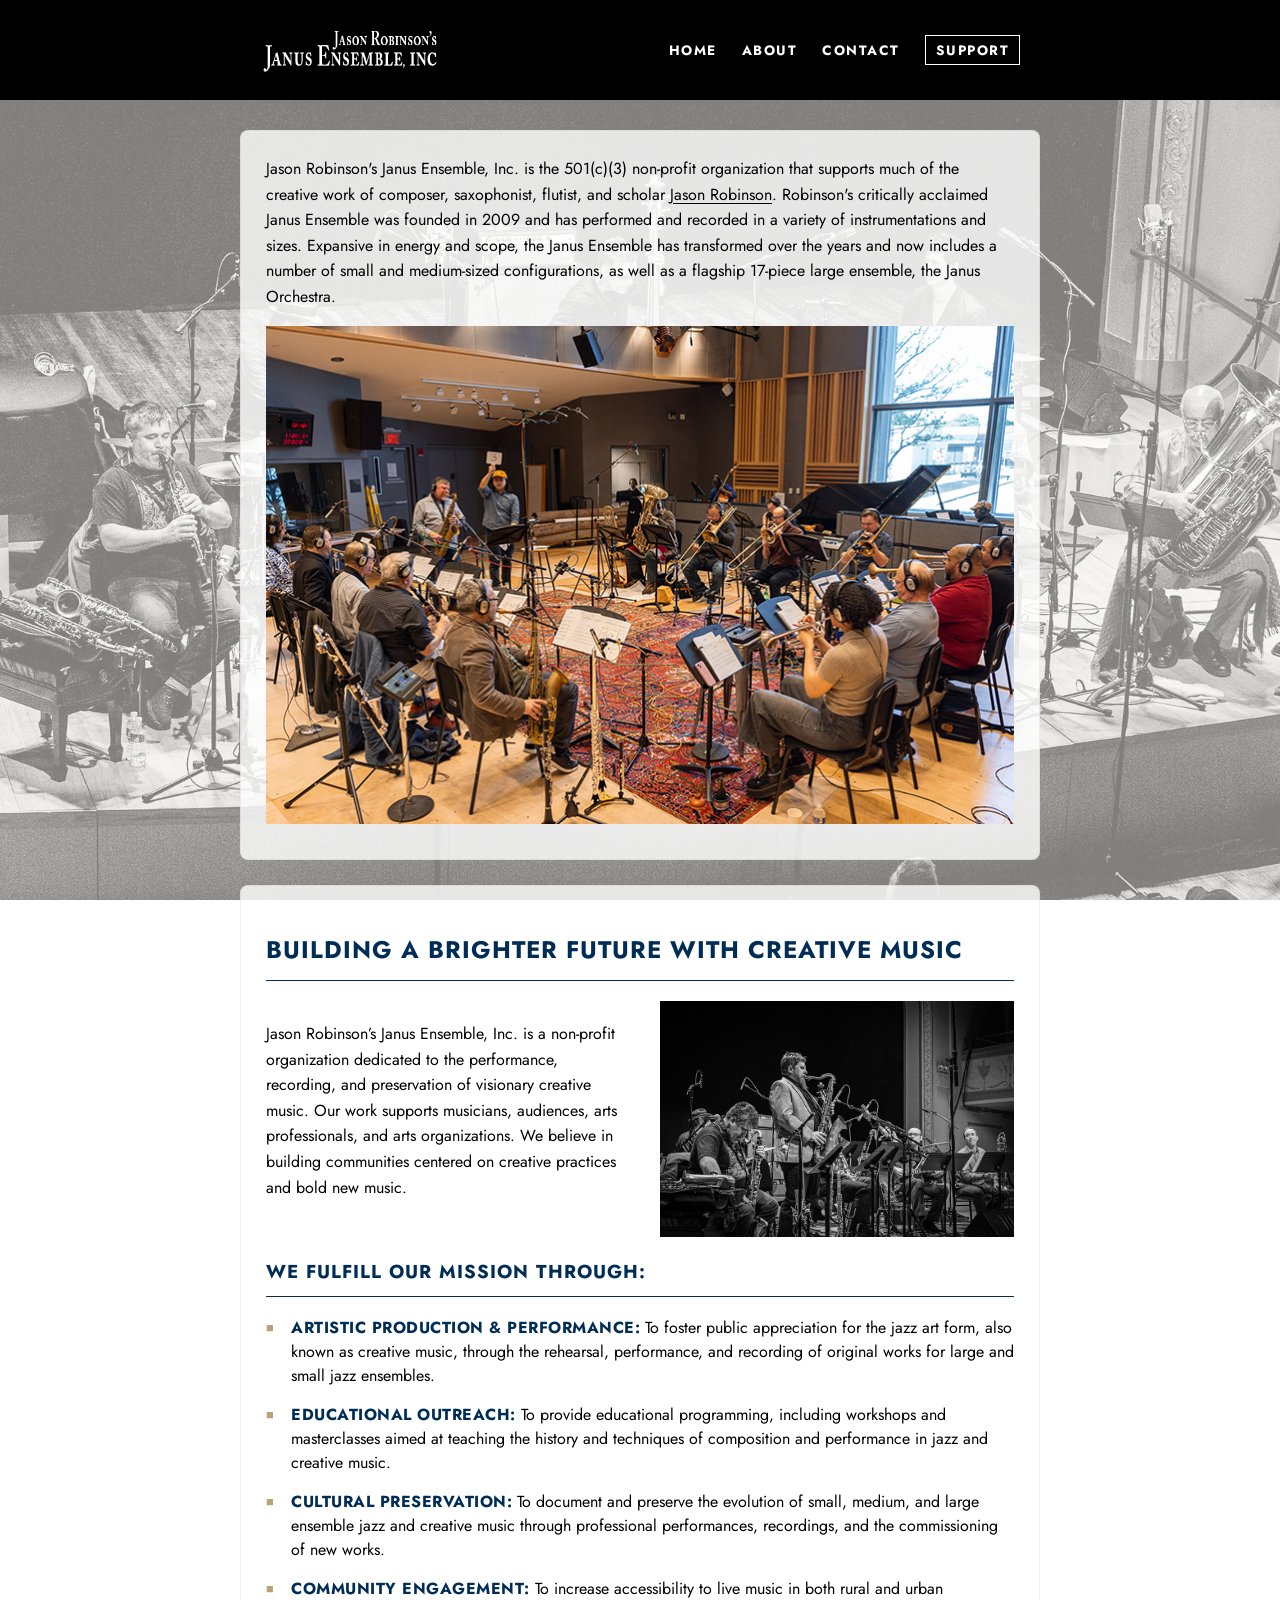
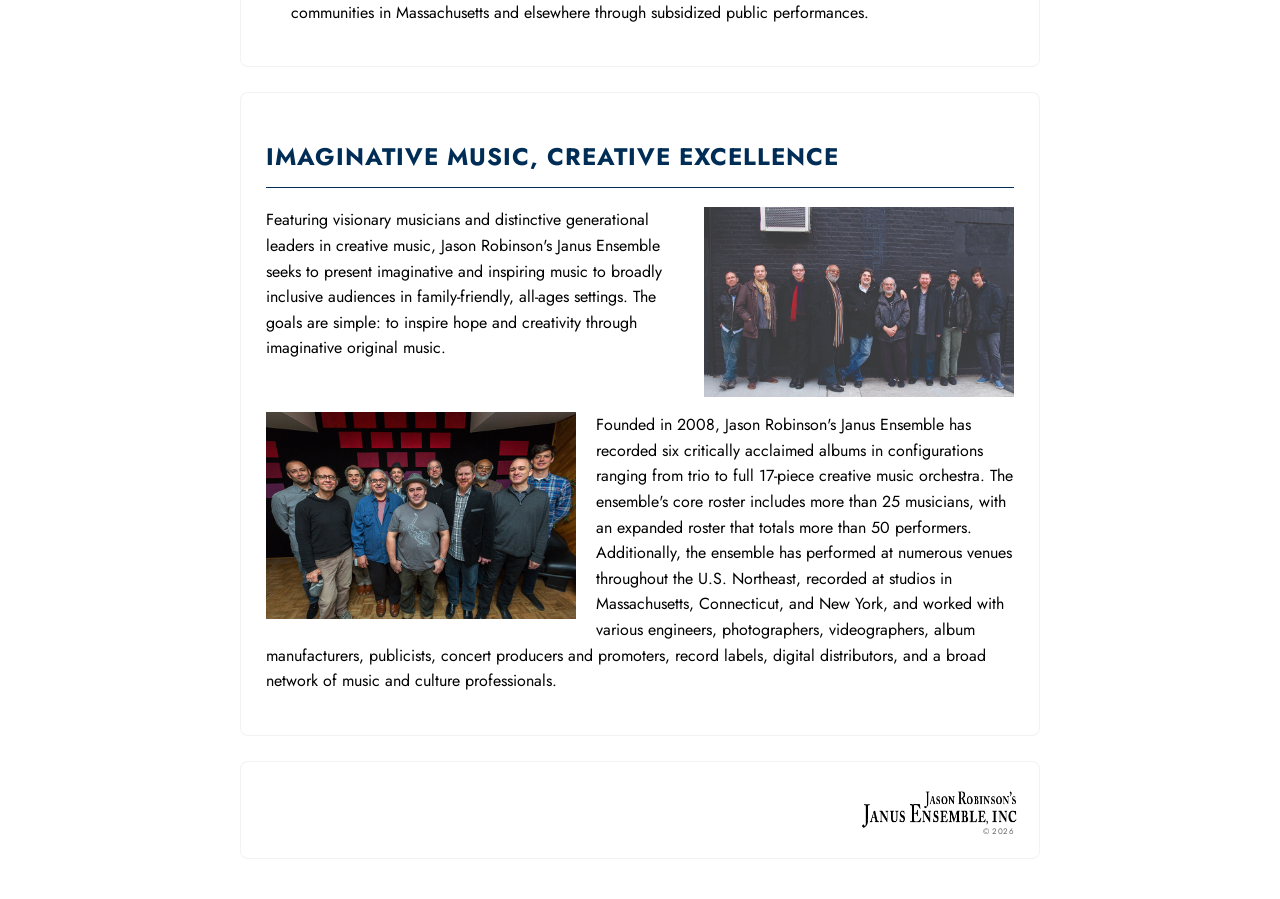
<file: index.html>
<!DOCTYPE html>
<html lang="en">
<head>
    <meta charset="UTF-8">
    <meta name="viewport" content="width=device-width, initial-scale=1.0">
    <title>Jason Robinson's Janus Ensemble, Inc | Official Site</title>
    
    <link rel="preconnect" href="https://fonts.googleapis.com">
    <link rel="preconnect" href="https://fonts.gstatic.com" crossorigin>
    <link href="https://fonts.googleapis.com/css2?family=Jost:wght@400;700;800&display=swap" rel="stylesheet">

    <link rel="icon" type="image/x-icon" href="favicon.ico">
    <link rel="apple-touch-icon" sizes="180x180" href="apple-touch-icon.png">
    <link rel="icon" type="image/png" sizes="32x32" href="favicon-32x32.png">
    <link rel="icon" type="image/png" sizes="16x16" href="favicon-16x16.png">
    
    <link rel="stylesheet" href="style.css">
</head>
<body>

<header class="banner-outer">
    <div class="banner-inner">
        <a href="/">
            <img src="https://jasonrobinson897.github.io/janusensemble/headerlogo_image.png" alt="Janus Ensemble Logo" class="header-logo">
        </a>

        <nav class="nav-container">
            <button class="menu-toggle" id="mobile-menu-button" aria-label="Toggle Menu">
                <span></span><span></span><span></span>
            </button>
            <ul class="nav-menu" id="nav-list">
                <li><a href="/">Home</a></li>
                <li><a href="about.html">About</a></li>
                <li><a href="contact.html">Contact</a></li>
                <li><a href="support.html" class="btn-support">Support</a></li>
            </ul>
        </nav>
    </div>
</header>

<main>
    
    <section class="content-card clearfix">
        <p>Jason Robinson's Janus Ensemble, Inc. is the 501(c)(3) non-profit organization that supports much of the creative work of composer, saxophonist, flutist, and scholar <a href="https://jasonrobinson.com">Jason Robinson</a>. Robinson's critically acclaimed Janus Ensemble was founded in 2009 and has performed and recorded in a variety of instrumentations and sizes. Expansive in energy and scope, the Janus Ensemble has transformed over the years and now includes a number of small and medium-sized configurations, as well as a flagship 17-piece large ensemble, the Janus Orchestra.</p>
        <img src="janus_ensemble_3.png" alt="Musicians in session" class="img-center-full">
    </section>

    <section class="content-card clearfix">
        <h2>Building a Brighter Future With Creative Music</h2>

    <div class="two-column-row">
        <div class="column">
            <p>Jason Robinson’s Janus Ensemble, Inc. is a non-profit organization dedicated to the performance, recording, and preservation of visionary creative music. Our work supports musicians, audiences, arts professionals, and arts organizations. We believe in building communities centered on creative practices and bold new music.</p>
        </div>
        
        <div class="column">
            <img src="janus_ensemble_4.png" alt="Janus Orchestra Performance">
        </div>
    </div>

        
    <h3>We fulfill our mission through:</h3>
    <ul>
        <li><strong>Artistic Production & Performance:</strong> To foster public appreciation for the jazz art form, also known as creative music, through the rehearsal, performance, and recording of original works for large and small jazz ensembles.</li>
        <li><strong>Educational Outreach:</strong> To provide educational programming, including workshops and masterclasses aimed at teaching the history and techniques of composition and performance in jazz and creative music.</li>
        <li><strong>Cultural Preservation:</strong> To document and preserve the evolution of small, medium, and large ensemble jazz and creative music through professional performances, recordings, and the commissioning of new works.</li>
        <li><strong>Community Engagement:</strong> To increase accessibility to live music in both rural and urban communities in Massachusetts and elsewhere through subsidized public performances.</li>
    </ul>
     
    </section>

    <section class="content-card clearfix">
        <h2>Imaginative Music, Creative Excellence</h2>
        <div style="clear: both; overflow: auto;">
        <img src="janus_ensemble_1.jpg" alt="Ensemble performance" class="img-right">
        <p>Featuring visionary musicians and distinctive generational leaders in creative music, Jason Robinson's Janus Ensemble seeks to present imaginative and inspiring music to broadly inclusive audiences in family-friendly, all-ages settings. The goals are simple: to inspire hope and creativity through imaginative original music.</p>
        </div>
        <div style="clear: both; overflow: auto;">
        <img src="janus_ensemble_2.jpg" alt="Musicians in session" class="img-left">
        <p>Founded in 2008, Jason Robinson's Janus Ensemble has recorded six critically acclaimed albums in configurations ranging from trio to full 17-piece creative music orchestra. The ensemble's core roster includes more than 25 musicians, with an expanded roster that totals more than 50 performers. Additionally, the ensemble has performed at numerous venues throughout the U.S. Northeast, recorded at studios in Massachusetts, Connecticut, and New York, and worked with various engineers, photographers, videographers, album manufacturers, publicists, concert producers and promoters, record labels, digital distributors, and a broad network of music and culture professionals.</p>
    </section>
</div>
</main>

<footer>
    <div class="footer-content">
        <img src="https://jasonrobinson897.github.io/janusensemble/footer_image.png" alt="Janus Ensemble Inc" class="footer-logo">
        <p>&copy; <script>document.write(new Date().getFullYear());</script></p>
    </div>
</footer>

<script>
    // Script to make the mobile menu toggle open and shut
    const toggle = document.getElementById('mobile-menu-button');
    const menu = document.getElementById('nav-list');
    
    if(toggle && menu) {
        toggle.addEventListener('click', () => {
            menu.classList.toggle('active');
        });
    }
</script>

</body>
</html>
</file>
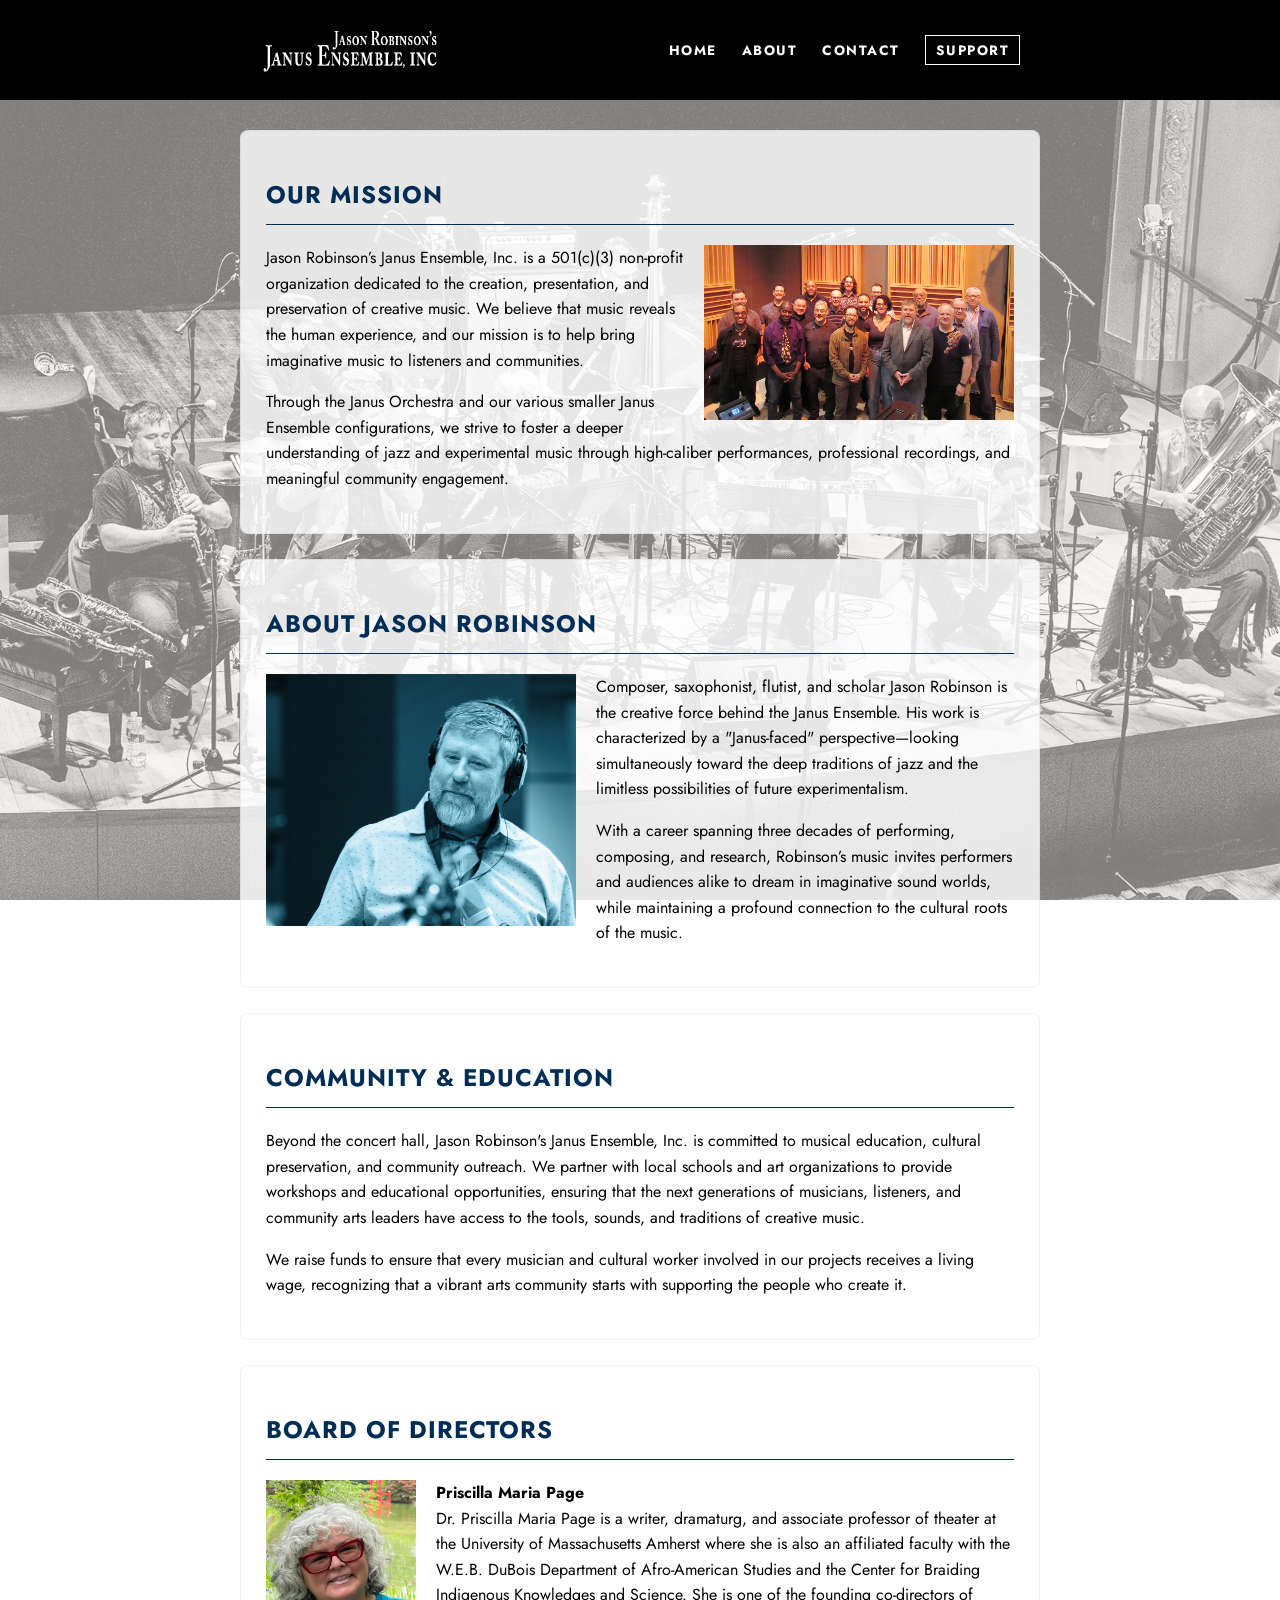
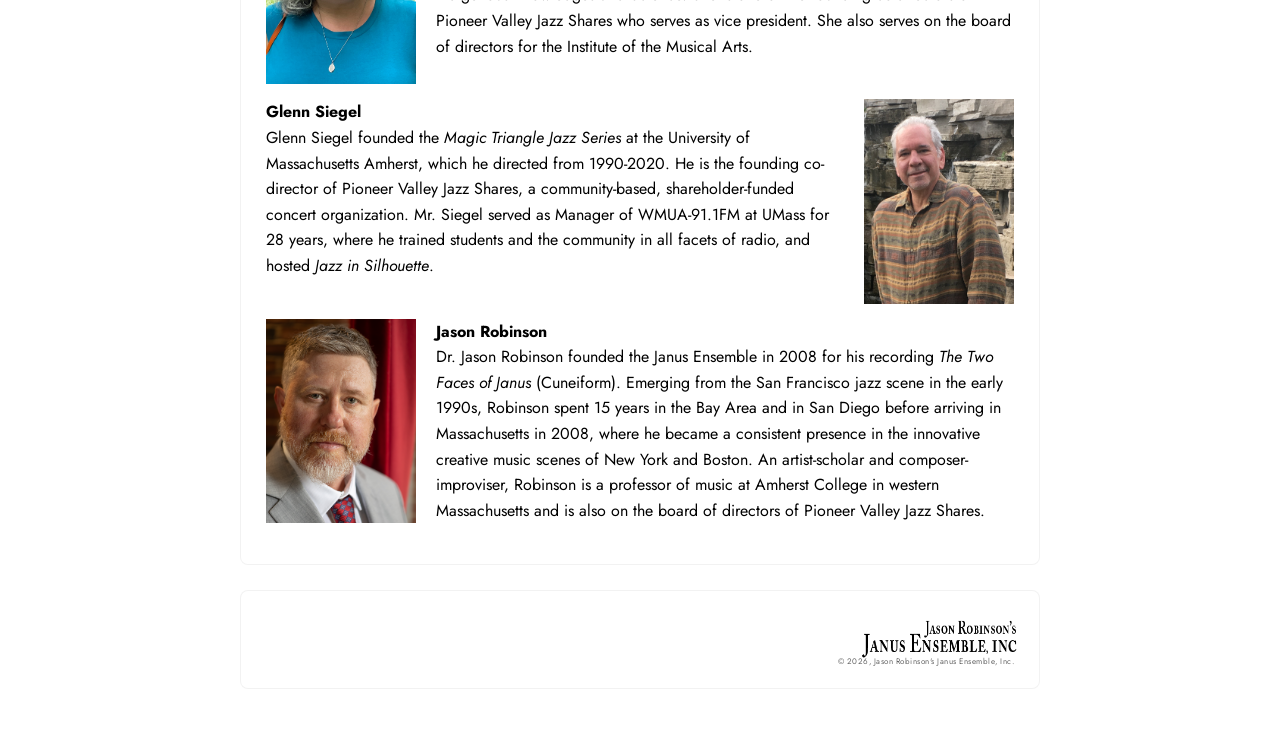
<file: about.html>
<!DOCTYPE html>
<html lang="en">
<head>
    <meta charset="UTF-8">
    <meta name="viewport" content="width=device-width, initial-scale=1.0">
    <title>About | Jason Robinson's Janus Ensemble, Inc</title>
    
    <link rel="preconnect" href="https://fonts.googleapis.com">
    <link rel="preconnect" href="https://fonts.gstatic.com" crossorigin>
    <link href="https://fonts.googleapis.com/css2?family=Jost:wght@400;700;800&display=swap" rel="stylesheet">

    <link rel="icon" type="image/x-icon" href="favicon.ico">
    <link rel="apple-touch-icon" sizes="180x180" href="apple-touch-icon.png">
    <link rel="icon" type="image/png" sizes="32x32" href="favicon-32x32.png">
    <link rel="icon" type="image/png" sizes="16x16" href="favicon-16x16.png">
    
    <link rel="stylesheet" href="style.css">
</head>
<body>

<header class="banner-outer">
    <div class="banner-inner">
        <a href="/">
            <img src="https://jasonrobinson897.github.io/janusensemble/headerlogo_image.png" alt="Janus Ensemble Logo" class="header-logo">
        </a>

        <nav class="nav-container">
            <button class="menu-toggle" id="mobile-menu-button" aria-label="Toggle Menu">
                <span></span><span></span><span></span>
            </button>
            <ul class="nav-menu" id="nav-list">
                <li><a href="/">Home</a></li>
                <li><a href="about.html">About</a></li>
                <li><a href="contact.html">Contact</a></li>
                <li><a href="support.html" class="btn-support">Support</a></li>
            </ul>
        </nav>
    </div>
</header>

<main>
    <section class="content-card clearfix">
        <h2>Our Mission</h2>
        <img src="JRJO_fullband1200.png" alt="Jason Robinson's Janus Ensemble" class="img-right" style="width: 600px;">
        <p>Jason Robinson’s Janus Ensemble, Inc. is a 501(c)(3) non-profit organization dedicated to the creation, presentation, and preservation of creative music. We believe that music reveals the human experience, and our mission is to help bring imaginative music to listeners and communities.</p>
        <p>Through the Janus Orchestra and our various smaller Janus Ensemble configurations, we strive to foster a deeper understanding of jazz and experimental music through high-caliber performances, professional recordings, and meaningful community engagement.</p>
    </section>

    <section class="content-card clearfix">
        <h2>About Jason Robinson</h2>
        <img src="JasonRobinson1.png" alt="Jason Robinson" class="img-left" style="width: 600px;">
       <p>Composer, saxophonist, flutist, and scholar Jason Robinson is the creative force behind the Janus Ensemble. His work is characterized by a "Janus-faced" perspective—looking simultaneously toward the deep traditions of jazz and the limitless possibilities of future experimentalism.</p>
        <p>With a career spanning three decades of performing, composing, and research, Robinson’s music invites performers and audiences alike to dream in imaginative sound worlds, while maintaining a profound connection to the cultural roots of the music.</p>
    </section>

    <section class="content-card">
        <h2>Community & Education</h2>
        <p>Beyond the concert hall, Jason Robinson's Janus Ensemble, Inc. is committed to musical education, cultural preservation, and community outreach. We partner with local schools and art organizations to provide workshops and educational opportunities, ensuring that the next generations of musicians, listeners, and community arts leaders have access to the tools, sounds, and traditions of creative music.</p>
        <p>We raise funds to ensure that every musician and cultural worker involved in our projects receives a living wage, recognizing that a vibrant arts community starts with supporting the people who create it.</p>
    </section>

    <section class="content-card clearfix">
        <h2>Board of Directors</h2>

        <div style="clear: both; overflow: auto;">
            <img src="priscilla_page.png" alt="Priscilla Page" class="img-left" style="width: 150px;">
       <p><b>Priscilla Maria Page</b><br>
           Dr. Priscilla Maria Page is a writer, dramaturg, and associate professor of theater at the University of Massachusetts Amherst where she is also an affiliated faculty with the W.E.B. DuBois Department of Afro-American Studies and the Center for Braiding Indigenous Knowledges and Science.  She is one of the founding co-directors of Pioneer Valley Jazz Shares who serves as vice president. She also serves on the board of directors for the Institute of the Musical Arts.</p>
</div>
<div style="clear: both; overflow: auto;">
    <img src="glenn_siegel.png" alt="Glenn Siegel" class="img-right" style="width: 150px;">
       <p><b>Glenn Siegel</b><br>
           Glenn Siegel founded the <i>Magic Triangle Jazz Series</i> at the University of Massachusetts Amherst, which he directed from 1990-2020. He is the founding co-director of Pioneer Valley Jazz Shares, a community-based, shareholder-funded concert organization. Mr. Siegel served as Manager of WMUA-91.1FM at UMass for 28 years, where he trained students and the community in all facets of radio, and hosted <i>Jazz in Silhouette</i>.</p>
        </div>

         <div style="clear: both; overflow: auto;">
    <img src="jason_robinson.png" alt="Jason Robinson" class="img-left" style="width: 150px;">
       <p><b>Jason Robinson</b><br>
Dr. Jason Robinson founded the Janus Ensemble in 2008 for his recording <i>The Two Faces of Janus</i> (Cuneiform). Emerging from the San Francisco jazz scene in the early 1990s, Robinson spent 15 years in the Bay Area and in San Diego before arriving in Massachusetts in 2008, where he became a consistent presence in the innovative creative music scenes of New York and Boston. An artist-scholar and composer-improviser, Robinson is a professor of music at Amherst College in western Massachusetts and is also on the board of directors of Pioneer Valley Jazz Shares.</p>

    </section> 
</main>

<footer>
    <div class="footer-content">
        <img src="https://jasonrobinson897.github.io/janusensemble/footer_image.png" alt="Janus Ensemble Inc" class="footer-logo">
        <p>&copy; <script>document.write(new Date().getFullYear());</script>, Jason Robinson's Janus Ensemble, Inc.</p>
    </div>
</footer>

<script>
    const toggle = document.getElementById('mobile-menu-button');
    const menu = document.getElementById('nav-list');
    
    if(toggle && menu) {
        toggle.addEventListener('click', () => {
            menu.classList.toggle('active');
        });
    }
</script>

</body>
</html>
</file>
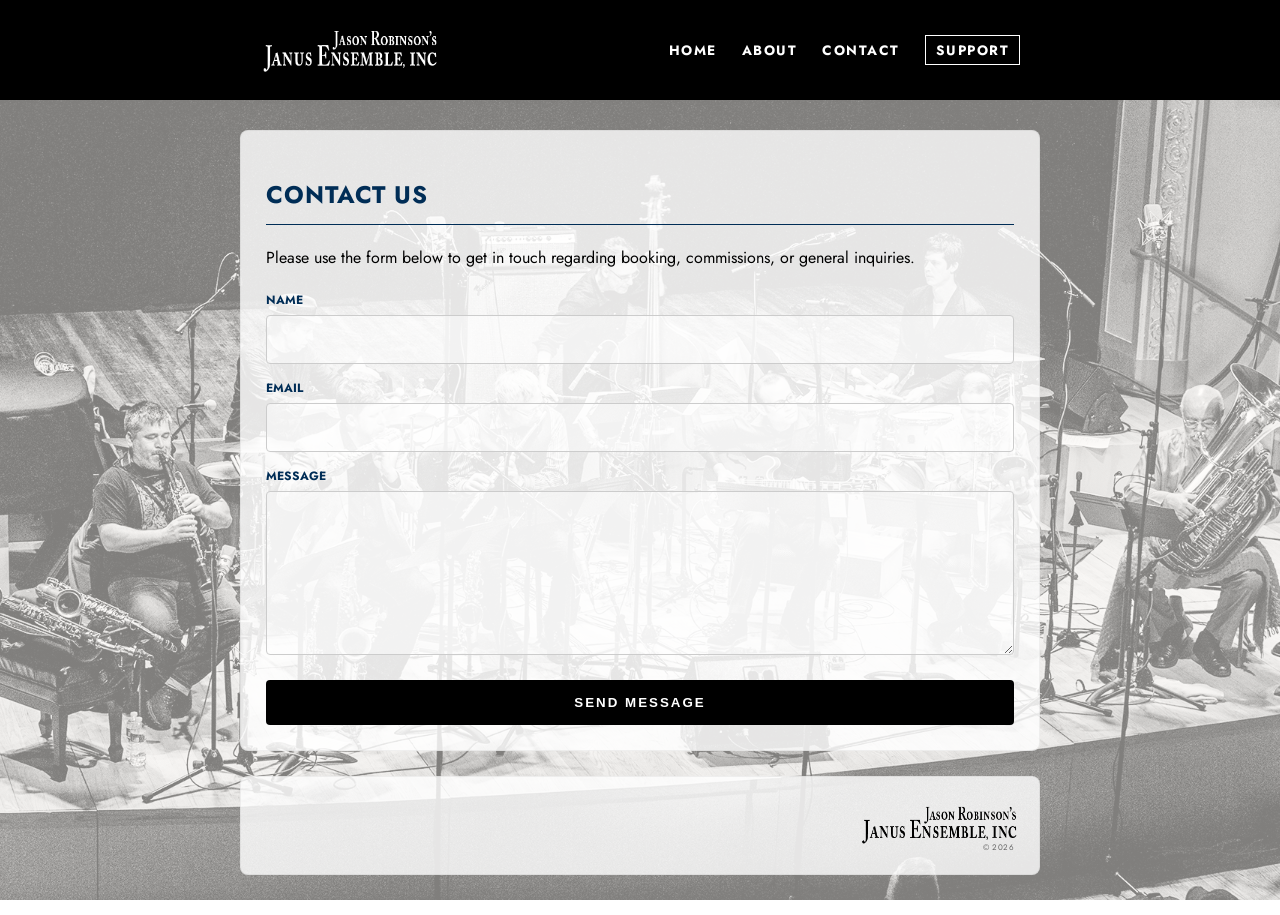
<file: contact.html>
<!DOCTYPE html>
<html lang="en">
<head>
    <meta charset="UTF-8">
    <meta name="viewport" content="width=device-width, initial-scale=1.0">
    <title>Contact | Jason Robinson's Janus Ensemble, Inc</title>
    
    <link rel="preconnect" href="https://fonts.googleapis.com">
    <link rel="preconnect" href="https://fonts.gstatic.com" crossorigin>
    <link href="https://fonts.googleapis.com/css2?family=Jost:wght@400;700;800&display=swap" rel="stylesheet">
    
    <link rel="icon" type="image/x-icon" href="favicon.ico">
    <link rel="apple-touch-icon" sizes="180x180" href="apple-touch-icon.png">
    <link rel="icon" type="image/png" sizes="32x32" href="favicon-32x32.png">
    <link rel="icon" type="image/png" sizes="16x16" href="favicon-16x16.png">
    
    <link rel="stylesheet" href="style.css">

    <style>
        /* Form-specific styling */
        .contact-form {
            display: flex;
            flex-direction: column;
            gap: 15px;
            margin-top: 20px;
        }

        .form-group { display: flex; flex-direction: column; }

        label { 
            font-weight: 700; 
            text-transform: uppercase; 
            font-size: 0.75rem; 
            margin-bottom: 5px; 
            color: var(--navy);
        }

        input, textarea {
            padding: 12px;
            border: 1px solid #ccc;
            font-family: 'Jost', sans-serif;
            background: rgba(255,255,255,0.5);
            border-radius: 4px;
            font-size: 1rem;
        }

        button[type="submit"] {
            background: #000; /* Matching the black banner theme */
            color: white;
            padding: 15px;
            border: none;
            text-transform: uppercase;
            font-weight: 700;
            letter-spacing: 2px;
            cursor: pointer;
            transition: background 0.3s;
            border-radius: 4px;
            margin-top: 10px;
        }

        button[type="submit"]:hover { 
            background: var(--gold); 
        }
    </style>
</head>
<body>

<header class="banner-outer">
    <div class="banner-inner">
        <a href="/">
            <img src="https://jasonrobinson897.github.io/janusensemble/headerlogo_image.png" alt="Janus Ensemble Logo" class="header-logo">
        </a>

        <nav class="nav-container">
            <button class="menu-toggle" id="mobile-menu-button" aria-label="Toggle Menu">
                <span></span><span></span><span></span>
            </button>
            <ul class="nav-menu" id="nav-list">
                <li><a href="/">Home</a></li>
                <li><a href="about.html">About</a></li>
                <li><a href="contact.html">Contact</a></li>
                <li><a href="support.html" class="btn-support">Support</a></li>
            </ul>
        </nav>
    </div>
</header>

<main>
    <div class="content-card">
        <h2>Contact Us</h2>
        <p>Please use the form below to get in touch regarding booking, commissions, or general inquiries.</p>

        <form id="contact-form" action="https://formspree.io/f/mgonbjoo" method="POST" class="contact-form">
            <div class="form-group">
                <label for="name">Name</label>
                <input type="text" id="name" name="name" required>
            </div>
            <div class="form-group">
                <label for="email">Email</label>
                <input type="email" id="email" name="_replyto" required>
            </div>
            <div class="form-group">
                <label for="message">Message</label>
                <textarea id="message" name="message" rows="6" required></textarea>
            </div>
            <button type="submit">Send Message</button>
        </form>
    </div>
</main>

<footer>
    <div class="footer-content">
        <img src="https://jasonrobinson897.github.io/janusensemble/footer_image.png" alt="Janus Ensemble Inc" class="footer-logo">
        <p>&copy; <script>document.write(new Date().getFullYear());</script></p>
    </div>
</footer>

<script>
    // 1. Mobile menu toggle
    const toggle = document.getElementById('mobile-menu-button');
    const menu = document.getElementById('nav-list');
    
    if(toggle && menu) {
        toggle.addEventListener('click', () => {
            menu.classList.toggle('active');
        });
    }

    // 2. Minimal AJAX redirect (Free-tier compatible)
    var contactForm = document.getElementById("contact-form");
    
    contactForm.addEventListener("submit", function(event) {
        event.preventDefault(); // Prevents the default Formspree redirect
        
        var data = new FormData(event.target);
        
        fetch(event.target.action, {
            method: 'POST',
            body: data,
            headers: { 'Accept': 'application/json' }
        }).then(response => {
            if (response.ok) {
                // Success: Redirect to thanks page
                window.location.href = "thanks.html"; 
            } else {
                alert("Oops! There was a problem. Please check your email and try again.");
            }
        }).catch(error => {
            alert("Oops! Form submission failed.");
        });
    });
</script>

</body>
</html>
</file>
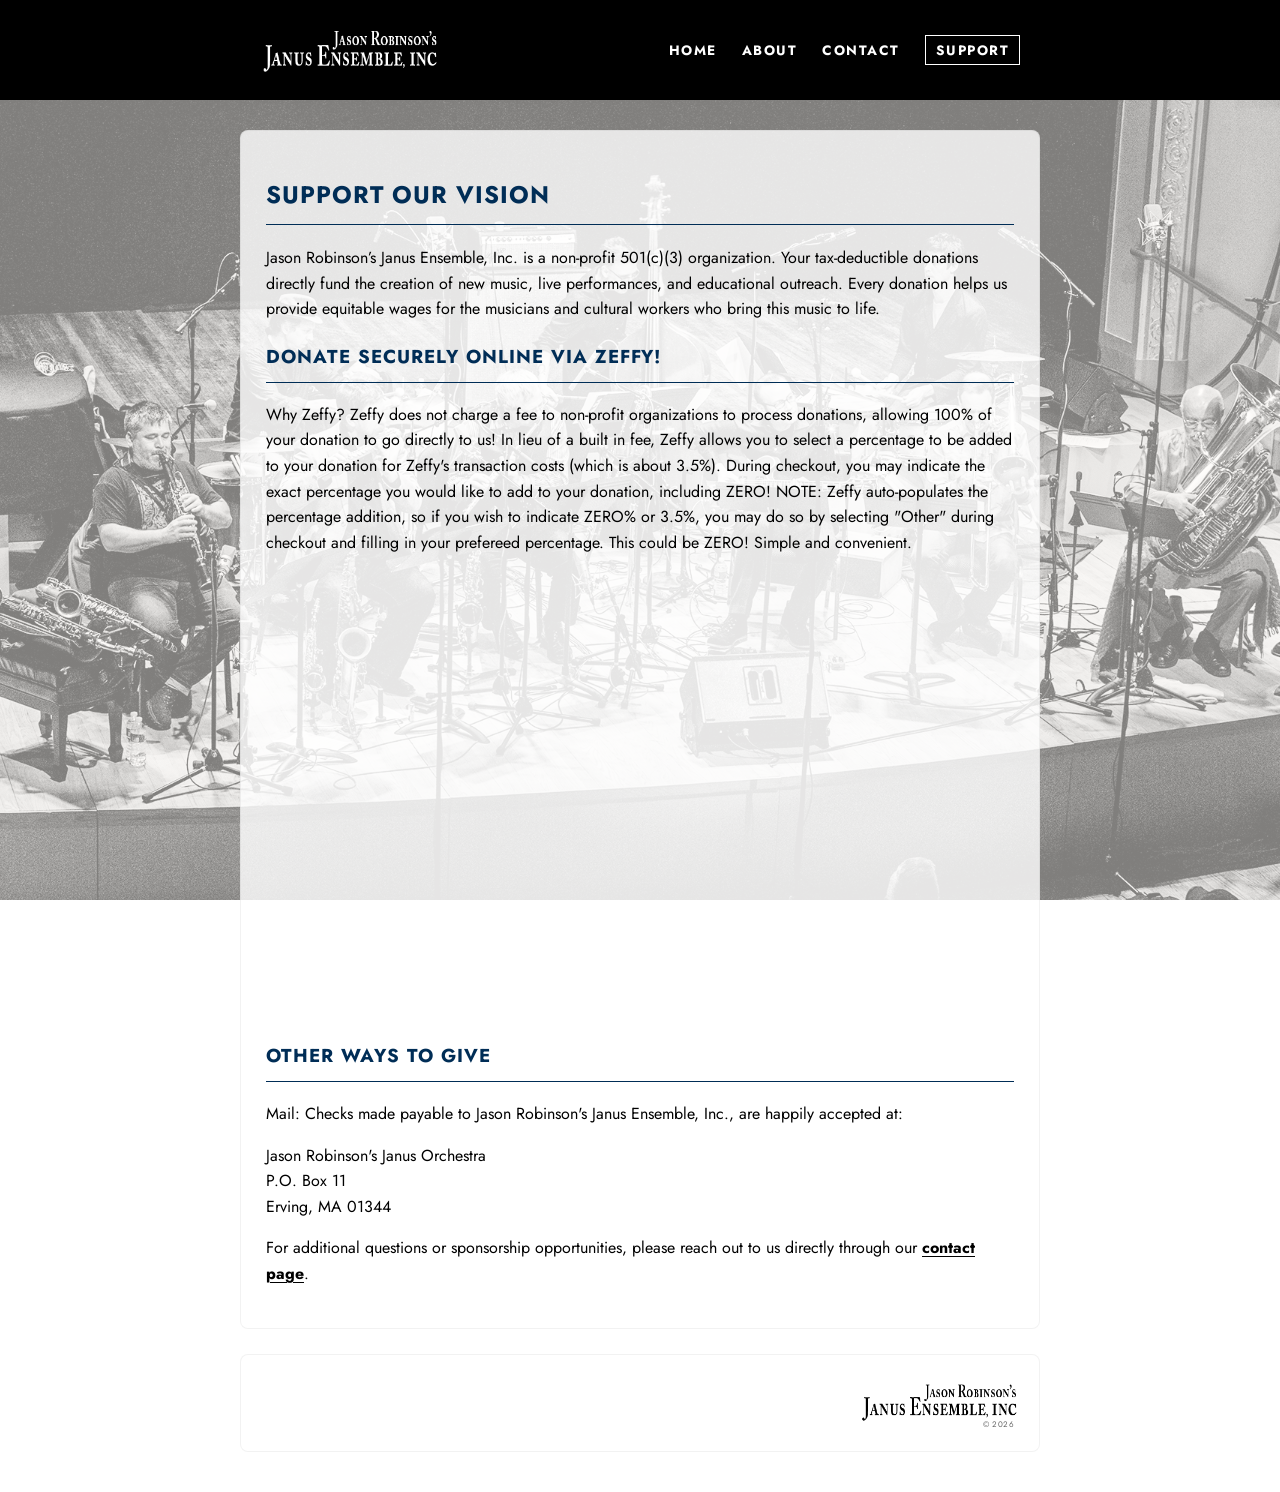
<file: support.html>
<!DOCTYPE html>
<html lang="en">
<head>
    <meta charset="UTF-8">
    <meta name="viewport" content="width=device-width, initial-scale=1.0">
    <title>Support | Jason Robinson's Janus Ensemble, Inc</title>
    
    <link rel="preconnect" href="https://fonts.googleapis.com">
    <link rel="preconnect" href="https://fonts.gstatic.com" crossorigin>
    <link href="https://fonts.googleapis.com/css2?family=Jost:wght@400;700;800&display=swap" rel="stylesheet">

    <link rel="icon" type="image/x-icon" href="favicon.ico">
    <link rel="apple-touch-icon" sizes="180x180" href="apple-touch-icon.png">
    <link rel="icon" type="image/png" sizes="32x32" href="favicon-32x32.png">
    <link rel="icon" type="image/png" sizes="16x16" href="favicon-16x16.png">
    
    <link rel="stylesheet" href="style.css">

    <style>
        /* Specific styles for the Support page buttons */
        .donation-grid {
            display: grid;
            grid-template-columns: 1fr 1fr;
            gap: 30px;
            margin-top: 30px;
        }

        .donation-method {
            background: rgba(255, 255, 255, 0.5);
            padding: 30px;
            border-radius: 8px;
            text-align: center;
            border: 1px solid rgba(0,0,0,0.05);
            display: flex;
            flex-direction: column;
            justify-content: center;
            align-items: center;
        }

        .paypal-button {
            background: #0070ba;
            color: #ffffff;
            padding: 18px 35px;
            text-decoration: none;
            font-weight: 800;
            text-transform: uppercase;
            letter-spacing: 1px;
            border-radius: 4px;
            transition: background 0.3s ease;
            display: inline-block;
            margin-bottom: 10px;
        }

        .paypal-button:hover {
            background: #005ea6;
            color: #fff;
        }

        .venmo-link {
            color: var(--navy);
            font-weight: 700;
            text-decoration: none;
            margin-top: 10px;
        }

        .venmo-qr {
            max-width: 150px;
            height: auto;
            margin-bottom: 15px;
            border: 5px solid #fff;
            box-shadow: 0 4px 10px rgba(0,0,0,0.1);
        }

        @media (max-width: 600px) {
            .donation-grid { grid-template-columns: 1fr; }
        }
    </style>

</head>
<body>

<script 
  src="https://www.paypal.com/sdk/js?client-id=BAA0q5bfHfBWbUtbwIUh2y-QDMigxFff2mTjvQz3afCAIJl32SGsvd0tcwXpFmCNj2LbUcE7IQhnJUbujo&components=hosted-buttons&enable-funding=venmo&currency=USD">
</script>
    
<header class="banner-outer">
    <div class="banner-inner">
        <a href="/">
            <img src="https://jasonrobinson897.github.io/janusensemble/headerlogo_image.png" alt="Janus Ensemble Logo" class="header-logo">
        </a>

        <nav class="nav-container">
            <button class="menu-toggle" id="mobile-menu-button" aria-label="Toggle Menu">
                <span></span><span></span><span></span>
            </button>
            <ul class="nav-menu" id="nav-list">
                <li><a href="/">Home</a></li>
                <li><a href="about.html">About</a></li>
                <li><a href="contact.html">Contact</a></li>
                <li><a href="support.html" class="btn-support">Support</a></li>
            </ul>
        </nav>
    </div>
</header>

<main>
    <section class="content-card">
        <h2>Support Our Vision</h2>
        <p>Jason Robinson’s Janus Ensemble, Inc. is a non-profit 501(c)(3) organization. Your tax-deductible donations directly fund the creation of new music, live performances, and educational outreach. Every donation helps us provide equitable wages for the musicians and cultural workers who bring this music to life.</p>

        <h3>Donate securely online via Zeffy!</h3>
        <p>Why Zeffy? Zeffy does not charge a fee to non-profit organizations to process donations, allowing 100% of your donation to go directly to us! In lieu of a built in fee, Zeffy allows you to select a percentage to be added to your donation for Zeffy's transaction costs (which is about 3.5%). During checkout, you may indicate the exact percentage you would like to add to your donation, including ZERO! NOTE: Zeffy auto-populates the percentage addition, so if you wish to indicate ZERO% or 3.5%, you may do so by selecting "Other" during checkout and filling in your prefereed percentage. This could be ZERO! Simple and convenient.</p>
<div>
  <div data-zeffy-embed data-form-url="/embed/donation-form/donate-to-support-our-work-11"></div>
  <div data-zeffy-embed-fallback style="display:none;">
    <div style="position:relative;overflow:hidden;height:450px;width:100%;"><iframe title='Donation form powered by Zeffy' style='position: absolute; border: 0; top:0;left:0;bottom:0;right:0;width:100%;height:100%' src='https://www.zeffy.com/embed/donation-form/donate-to-support-our-work-11' allowpaymentrequest allowTransparency="true"></iframe></div>
  </div>
  <script
    src="https://www.zeffy.com/embed/v2/zeffy-embed.js"
    onerror="document.querySelectorAll('[data-zeffy-embed-fallback]').forEach(function(el){el.style.display='block';});">
  </script>
</div>
        
        <h3>Other Ways to Give</h3>
        <p>Mail: Checks made payable to Jason Robinson's Janus Ensemble, Inc., are happily accepted at:</p>
        <p>Jason Robinson's Janus Orchestra<br>
            P.O. Box 11<br>
            Erving, MA 01344
            </p>For additional questions or sponsorship opportunities, please reach out to us directly through our <a href="contact.html" style="color: var(--navy); font-weight: 700;">contact page</a>.</p>
    </section>
</main>

<footer>
    <div class="footer-content">
        <img src="https://jasonrobinson897.github.io/janusensemble/footer_image.png" alt="Janus Ensemble Inc" class="footer-logo">
        <p>&copy; <script>document.write(new Date().getFullYear());</script></p>
    </div>
</footer>

<script>
    // Script to make the mobile menu toggle open and shut
    const toggle = document.getElementById('mobile-menu-button');
    const menu = document.getElementById('nav-list');
    
    if(toggle && menu) {
        toggle.addEventListener('click', () => {
            menu.classList.toggle('active');
        });
    }
</script>

</body>
</html>
</file>
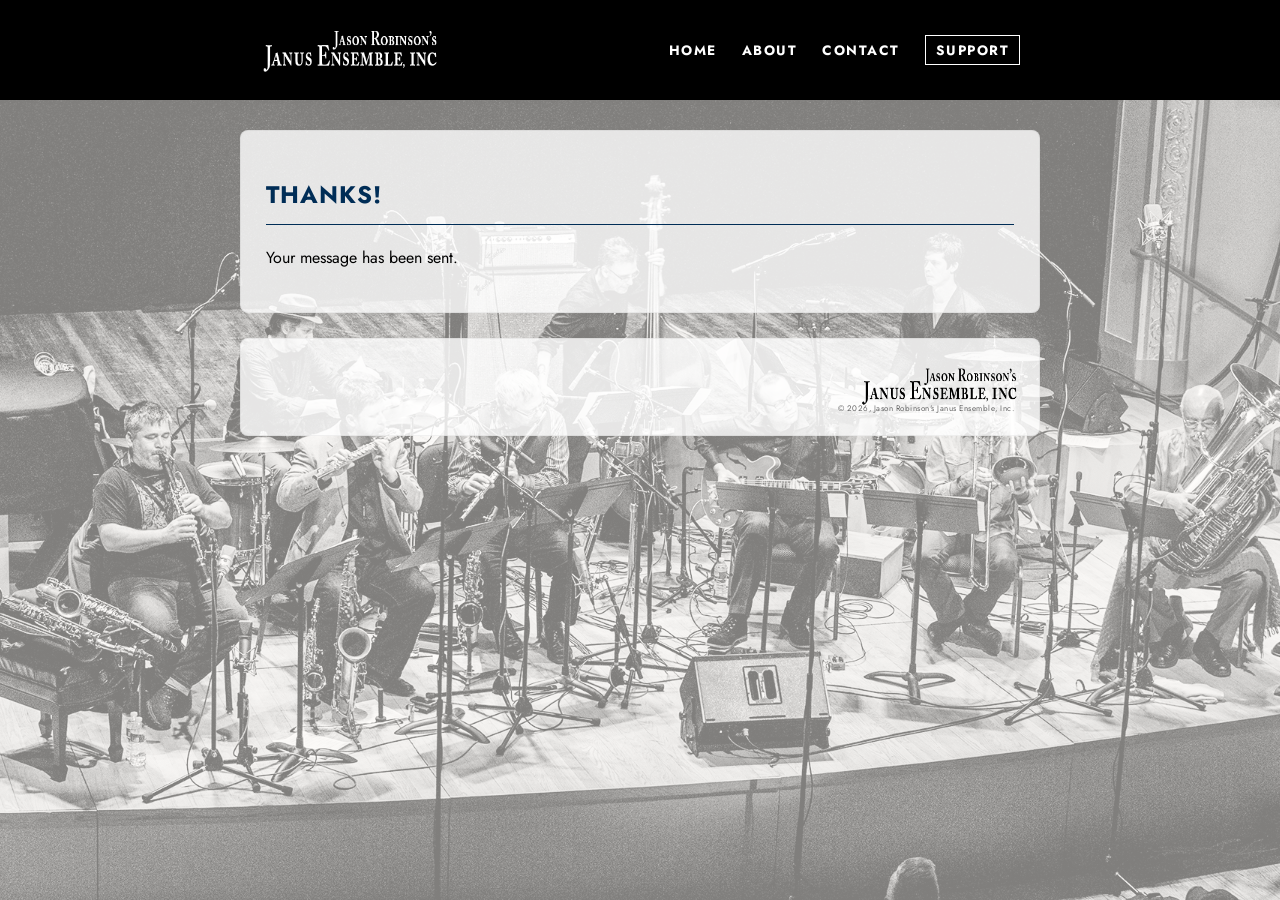
<file: thanks.html>
<!DOCTYPE html>
<html lang="en">
<head>
    <meta charset="UTF-8">
    <meta name="viewport" content="width=device-width, initial-scale=1.0">
    <title>About | Jason Robinson's Janus Ensemble, Inc</title>
    
    <link rel="preconnect" href="https://fonts.googleapis.com">
    <link rel="preconnect" href="https://fonts.gstatic.com" crossorigin>
    <link href="https://fonts.googleapis.com/css2?family=Jost:wght@400;700;800&display=swap" rel="stylesheet">

    <link rel="icon" type="image/x-icon" href="favicon.ico">
    <link rel="apple-touch-icon" sizes="180x180" href="apple-touch-icon.png">
    <link rel="icon" type="image/png" sizes="32x32" href="favicon-32x32.png">
    <link rel="icon" type="image/png" sizes="16x16" href="favicon-16x16.png">
    
    <link rel="stylesheet" href="style.css">
</head>
<body>

<header class="banner-outer">
    <div class="banner-inner">
        <a href="/">
            <img src="https://jasonrobinson897.github.io/janusensemble/headerlogo_image.png" alt="Janus Ensemble Logo" class="header-logo">
        </a>

        <nav class="nav-container">
            <button class="menu-toggle" id="mobile-menu-button" aria-label="Toggle Menu">
                <span></span><span></span><span></span>
            </button>
            <ul class="nav-menu" id="nav-list">
                <li><a href="/">Home</a></li>
                <li><a href="about.html">About</a></li>
                <li><a href="contact.html">Contact</a></li>
                <li><a href="support.html" class="btn-support">Support</a></li>
            </ul>
        </nav>
    </div>
</header>

<main>
    <section class="content-card clearfix">
        <h2>Thanks!</h2>
        <p>Your message has been sent.</p>
    </section>
</main>

<footer>
    <div class="footer-content">
        <img src="https://jasonrobinson897.github.io/janusensemble/footer_image.png" alt="Janus Ensemble Inc" class="footer-logo">
        <p>&copy; <script>document.write(new Date().getFullYear());</script>, Jason Robinson's Janus Ensemble, Inc.</p>
    </div>
</footer>

<script>
    const toggle = document.getElementById('mobile-menu-button');
    const menu = document.getElementById('nav-list');
    
    if(toggle && menu) {
        toggle.addEventListener('click', () => {
            menu.classList.toggle('active');
        });
    }
</script>

</body>
</html>
</file>
<file: style.css>
/* style.css */

* { box-sizing: border-box; }

/* 1. Targets links inside <main> - covers both new and visited links */
main a, 
main a:link, 
main a:visited, 
main a:active {
    color: #000000 !important;         
    text-decoration: underline !important; 
    text-decoration-thickness: 0.5px !important; 
    text-underline-offset: 3px;     
    transition: color 0.3s ease;
}

/* 2. Hover state */
main a:hover {
    color: #666666 !important;         
    text-decoration: underline !important; 
    text-decoration-thickness: 1px !important; 
}

:root {
    --navy: #002d56;
    --gold: #b5a478;
    --cream: #fdfcf8;
}

html {
    overflow-x: hidden;
}

body { 
    font-family: 'Jost', sans-serif; 
    line-height: 1.6; 
    color: #000000; 
    margin: 0; 
    padding: 0 0 40px 0;
    min-height: 100vh;
    background: 
        linear-gradient(rgba(255, 252, 248, 0.5), rgba(255, 252, 248, 0.5)),
        url('background.png');
    background-size: cover;
    background-position: center;
    background-repeat: no-repeat;
    background-attachment: fixed;
    width: 100%;
}

/* --- Full-Width Black Banner --- */
.banner-outer {
    width: 100%;
    height: 100px;
    background: #000000;
    display: flex;
    justify-content: center;
    align-items: center;
    margin-bottom: 30px;
}

.banner-inner {
    width: 100%;
    max-width: 800px;
    height: 100%;
    display: flex;
    justify-content: space-between;
    align-items: center;
    padding: 0 20px;
}

.header-logo {
    height: 60px;
    width: auto;
    display: block;
}

/* --- Navigation --- */
.nav-container {
    position: relative;
}

.nav-menu {
    display: flex;
    list-style: none;
    gap: 25px;
    margin: 0;
    padding: 0;
    background: transparent; 
}

.nav-menu a {
    text-decoration: none;
    color: #ffffff;
    font-weight: 700;
    font-size: 0.85rem;
    text-transform: uppercase;
    letter-spacing: 1.5px;
    transition: color 0.3s ease;
}

.nav-menu a:hover { color: var(--gold); }

.btn-support { 
    border: 1px solid #ffffff; 
    padding: 4px 10px; 
}

/* --- Content Area & Transparent Cards --- */
main { 
    max-width: 800px; 
    margin: 0 auto; 
    padding: 0 0px; 
}

/* Container for the two columns */
.two-column-row {
    background: transparent;
    padding: 0px;
    border-radius: 0px;
    display: flex;
    display: -webkit-flex; /* Browser compatibility */
    align-items: center;    /* Vertically centers content in both columns */
    gap: 40px;              /* The gutter/space between columns */
    width: 100%;
}

/* Forces both columns to be exactly the same width */
.column {
    background: transparent;
    flex: 1;
    width: 50%; 
}

.column img {
    max-width: 100%;    /* This is the key: it can't get wider than the column */
    height: auto;       /* Maintains the aspect ratio */
    display: block;
}

/* Responsive: Stacks columns on screens smaller than 768px */
@media (max-width: 768px) {
    .two-column-row {
        flex-direction: column;
        text-align: center;
    }
    .column {
        width: 100%;
    }
}

/* --- Mission Row Layout --- */
.mission-row {
    display: flex;
    align-items: center; /* This vertically centers the text to the left of the image */
    gap: 40px;           /* Adjusts the space between the text and the image */
    margin-bottom: 20px;
}

.mission-text, .mission-image {
    flex: 1;             /* Ensures both columns take up equal width */
}

/* --- Spacing Fix --- */
.section-spacer {
    clear: both;         /* Prevents any elements from overlapping */
    height: 40px;        /* Controls the gap between the paragraph and the H3/Pillars */
}

/* --- Responsive Stacking (Mobile) --- */
@media (max-width: 768px) {
    .mission-row {
        flex-direction: column; /* Stacks the text on top of the image on small screens */
        text-align: center;
    }
    .mission-image {
        width: 100%;
    }
}

.content-card {
    background: rgba(255, 255, 255, 0.8);
    padding: 25px;
    border-radius: 8px;
    border: 1px solid rgba(0, 0, 0, 0.05);
    margin-bottom: 25px;
}

.content-card p:first-of-type {
    margin-top: 0;
}

/* --- Custom Styled Lists --- */
.content-card ul {
    list-style: none; /* Removes default bullets */
    padding-left: 0;
}

.content-card li {
    position: relative;
    padding-left: 25px;
    margin-bottom: 15px;
    line-height: 1.5;
}

/* Creates a custom Gold square bullet */
.content-card li::before {
    content: "■"; 
    position: absolute;
    left: 0;
    color: var(--gold);
    font-size: 0.8rem;
    top: 2px;
}

.content-card li strong {
    color: var(--navy);
    text-transform: uppercase;
    letter-spacing: 0.5px;
}

h2 { 
    border-bottom: 1px solid var(--navy); 
    padding-bottom: 10px; 
    margin-top: 20px; 
    text-transform: uppercase; 
    color: var(--navy);
    letter-spacing: 1px;
}

h3 { 
    border-bottom: 1px solid var(--navy); 
    padding-bottom: 10px; 
    margin-top: 20px; 
    text-transform: uppercase; 
    color: var(--navy);
    letter-spacing: 1px;
}

/* --- Form Styles (New) --- */
.contact-form {
    display: flex;
    flex-direction: column;
    gap: 15px;
    margin-top: 20px;
}

.form-group { 
    display: flex; 
    flex-direction: column; 
}

.contact-form label { 
    font-weight: 700; 
    text-transform: uppercase; 
    font-size: 0.75rem; 
    margin-bottom: 5px; 
    color: var(--navy);
}

.contact-form input, 
.contact-form textarea {
    padding: 12px;
    border: 1px solid #ccc;
    font-family: 'Jost', sans-serif;
    background: rgba(255,255,255,0.5);
    border-radius: 4px;
    font-size: 1rem;
}

.contact-form button[type="submit"] {
    background: #000;
    color: white;
    padding: 15px;
    border: none;
    text-transform: uppercase;
    font-weight: 700;
    letter-spacing: 2px;
    cursor: pointer;
    transition: all 0.3s ease;
    border-radius: 4px;
    margin-top: 10px;
}

.contact-form button[type="submit"]:hover { 
    background: var(--gold); 
    color: #000;
}

/* --- Image Wrapping --- */
.img-right {
    float: right;
    max-width: 310px;
    width: 100%; 
    height: auto;
    margin-left: 20px;
    margin-bottom: 15px;
}

.img-left {
    float: left;
    max-width: 310px;
    width: 100%;
    height: auto;
    margin-right: 20px;
    margin-bottom: 15px;
}
.img-center-full {
    display: block;       /* Forces the image to be its own block */
    margin-left: auto;    /* Pushes from the left */
    margin-right: auto;   /* Pushes from the right */
    max-width: 750px;
    width: 100%; 
    height: auto;
    margin-top: 10px;
    margin-bottom: 10px;
}

.img-center {
    display: block;
    margin: 20px auto;   /* Centers the image and adds vertical spacing */
    max-width: 100%;     /* Crucial: Prevents image from being wider than the screen */
    width: 750px;        /* Sets a preferred size for desktop */
    height: auto;        /* Maintains the original aspect ratio */
}

/* Mobile Adjustment */
@media (max-width: 600px) {
    .img-center-full {
        width: 100%;     /* On phones, let it take up the full available width */
        margin: 15px auto;
    }
}

.clearfix::after {
    content: "";
    clear: both;
    display: table;
}

@media (max-width: 600px) {
    .img-right, .img-left {
        float: none;
        display: block;
        margin: 0 auto 20px auto;
        max-width: 100%;
    }
}

/* --- Footer --- */
footer { 
    max-width: 800px;
    margin: 0px auto 0 auto; 
    padding: 20px; 
    border-top: 1px solid #ddd;
    background: rgba(255, 255, 255, 0.8); 
    border-radius: 8px;
    border: 1px solid rgba(0, 0, 0, 0.05);
}
footer p {
    font-size: 0.5rem;      /* Makes the text smaller */
    color: #666;             /* Optional: dims the color slightly for a cleaner look */
    letter-spacing: 0.5px;   /* Optional: adds a bit of air between letters */
    margin: 0 5px 0 0;      /* Adds a little space above the text */
}
.footer-content { display: flex; flex-direction: column; align-items: flex-end; }
.footer-logo { width: 160px; height: auto; margin-bottom: -10px; }

/* --- Mobile Styles --- */
.menu-toggle { display: none; }

@media (max-width: 768px) {
    .menu-toggle { 
        display: block; 
        background: transparent; 
        padding: 10px;
        border: 1px solid #fff;
        cursor: pointer;
    }
    .menu-toggle span { 
        display: block; width: 22px; height: 2px; background: white; margin: 5px 0; 
    }
    .nav-menu {
        display: none;
        flex-direction: column;
        position: absolute;
        top: 60px;
        right: 0;
        width: 200px;
        background: rgba(0,0,0,0.9); 
        text-align: center;
        padding: 20px 0;
        border: 1px solid #333;
        box-shadow: 0 10px 15px rgba(0,0,0,0.3);
        z-index: 1000;
    }
    .nav-menu.active { display: flex; }
    .nav-menu li { margin: 10px 0; }
}
</file>
